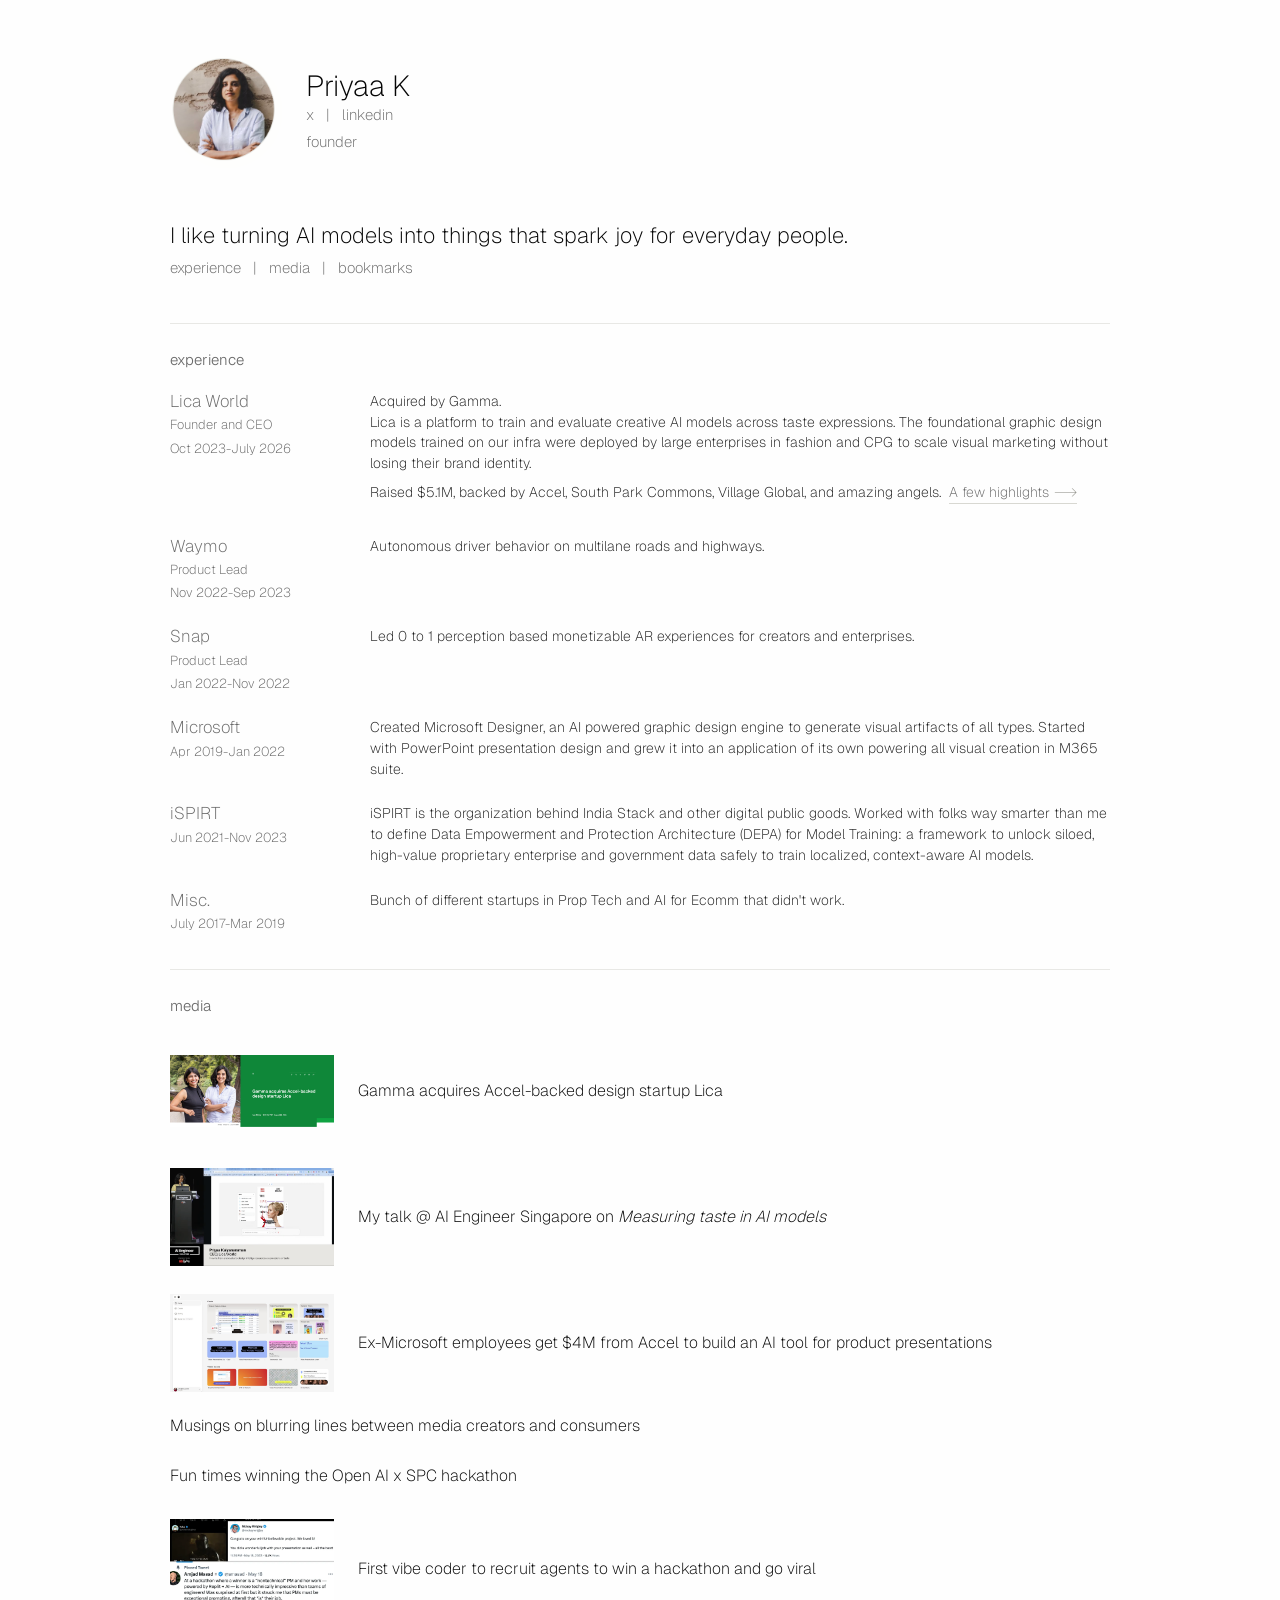
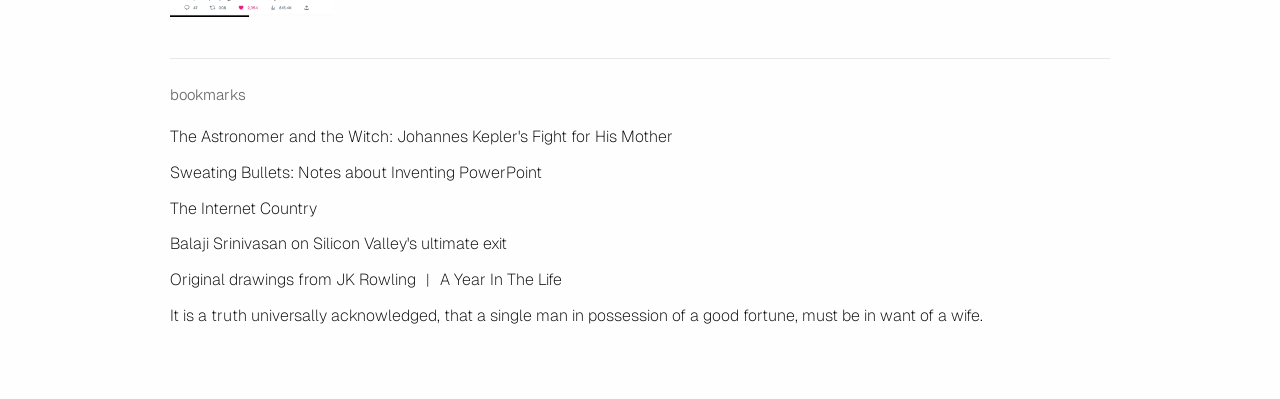
<file: index.html>
<!doctype html>
<html lang="en">
  <head>
    <meta charset="utf-8" />
    <meta name="viewport" content="width=device-width, initial-scale=1" />
    <title>Priyaa</title>
    <meta
      name="description"
      content="Priyaa K. Founder working on AI models that spark joy for everyday people."
    />
    <link rel="icon" href="favicon.svg" type="image/svg+xml" />
    <link rel="stylesheet" href="styles.css" />
  </head>
  <body>
    <main class="page-shell">
      <header class="masthead">
        <img class="profile-photo" src="assets/profile.png" alt="Priyaa K" />
        <div class="identity">
          <h1>Priyaa K</h1>
          <nav class="socials" aria-label="social links">
            <a href="https://x.com/pritopian">x</a>
            <span>|</span>
            <a href="https://www.linkedin.com/in/priyaak">linkedin</a>
          </nav>
          <p>founder</p>
        </div>
      </header>

      <section class="hero" aria-label="intro">
        <p>I like turning AI models into things that spark joy for everyday people.</p>
        <nav class="jump-links" aria-label="section links">
          <a href="#experience">experience</a>
          <span>|</span>
          <a href="#media">media</a>
          <span>|</span>
          <a href="#bookmarks">bookmarks</a>
        </nav>
      </section>

      <section id="experience" class="section-block">
        <h2>experience</h2>
        <div class="experience-list">
          <article class="experience-item">
            <div class="experience-meta">
              <h3><a href="https://lica.world/">Lica World</a></h3>
              <p>Founder and CEO</p>
              <p>Oct 2023-July 2026</p>
            </div>
            <div class="experience-content">
              <p>
                <a href="https://techcrunch.com/2026/08/25/gamma-acquires-accel-backed-design-startup-lica/">
                  Acquired by Gamma.
                </a>
                <br />
                Lica is a platform to train and evaluate creative AI models across taste expressions.
                The foundational graphic design models trained on our infra were deployed by large
                enterprises in fashion and CPG to scale visual marketing without losing their brand
                identity.
              </p>
              <p>
                Raised $5.1M, backed by Accel, South Park Commons, Village Global, and amazing angels.
                <button
                  class="highlights-trigger"
                  type="button"
                  aria-expanded="false"
                  aria-controls="lica-highlights"
                >
                  A few highlights
                </button>
              </p>
              <div class="highlights" id="lica-highlights">
                <ul>
                  <li>
                    Built the largest graphic design dataset of 1.5 Million+ layered compositions across
                    presentations, posters, social media, and other design formats.
                    <a href="https://x.com/pritopian/status/2035026611540746746">post</a>
                    <span>|</span>
                    <a href="https://arxiv.org/pdf/2603.16098v1">arxiv</a>
                  </li>
                  <li>
                    Trained in-house graphic design models that generated structured, editable
                    objects rather than flattened PNGs, enabling layer-level control and iteration.
                    <a href="https://x.com/pritopian/status/2037167928114896987">x</a>
                  </li>
                  <li>
                    Deployed agentic systems tuned for large ecomm brands in fashion and CPG, with
                    dynamic token allocation and routing across open- and closed-source models to
                    automate creative production at scale.
                  </li>
                  <li>
                    Published Graphic Design Bench (GDB), the first benchmark evaluating frontier models
                    on real-world design tasks drawn from professional creative workflows in
                    enterprises.
                    <a href="https://lica.world/blog/gdb-real-world-benchmark-for-graphic-design">blog</a>
                    <span>|</span>
                    <a href="https://github.com/lica-world/GDB">github</a>
                  </li>
                </ul>
              </div>
            </div>
          </article>

          <article class="experience-item">
            <div class="experience-meta">
              <h3>Waymo</h3>
              <p>Product Lead</p>
              <p>Nov 2022-Sep 2023</p>
            </div>
            <p>Autonomous driver behavior on multilane roads and highways.</p>
          </article>

          <article class="experience-item">
            <div class="experience-meta">
              <h3>Snap</h3>
              <p>Product Lead</p>
              <p>Jan 2022-Nov 2022</p>
            </div>
            <p>Led 0 to 1 perception based monetizable AR experiences for creators and enterprises.</p>
          </article>

          <article class="experience-item">
            <div class="experience-meta">
              <h3>Microsoft</h3>
              <p>Apr 2019-Jan 2022</p>
            </div>
            <p>
              Created Microsoft Designer, an AI powered graphic design engine to generate visual
              artifacts of all types. Started
              with PowerPoint presentation design and grew it into an application of its own powering
              all visual creation in M365 suite.
            </p>
          </article>

          <article class="experience-item">
            <div class="experience-meta">
              <h3>iSPIRT</h3>
              <p>Jun 2021-Nov 2023</p>
            </div>
            <p>
              iSPIRT is the organization behind India Stack and other digital public goods. Worked
              with folks way smarter than me to define Data Empowerment and Protection Architecture
              (DEPA) for Model Training: a framework to unlock siloed, high-value proprietary
              enterprise and government data safely to train localized, context-aware AI models.
            </p>
          </article>

          <article class="experience-item">
            <div class="experience-meta">
              <h3>Misc.</h3>
              <p>July 2017-Mar 2019</p>
            </div>
            <p>Bunch of different startups in Prop Tech and AI for Ecomm that didn't work.</p>
          </article>
        </div>
      </section>

      <section id="media" class="section-block">
        <h2>media</h2>
        <div class="media-list">
          <article class="media-item media-item--article">
            <a href="https://techcrunch.com/2026/08/25/gamma-acquires-accel-backed-design-startup-lica/">
              <img src="assets/lica-gamma-article-screenshot.jpg" alt="" />
            </a>
            <span>
              <a href="https://www.gamma.app">Gamma</a>
              <a href="https://techcrunch.com/2026/08/25/gamma-acquires-accel-backed-design-startup-lica/">
                acquires Accel-backed design startup Lica
              </a>
            </span>
          </article>

          <a
            class="media-item"
            href="https://www.youtube.com/watch?v=m12vGjfbNlo&t=27241s"
          >
            <img src="assets/talk-thumbnail.png" alt="" />
            <span>
              My talk @ AI Engineer Singapore on
              <em>Measuring taste in AI models</em>
            </span>
          </a>

          <a
            class="media-item"
            href="https://techcrunch.com/2024/12/03/ex-microsoft-employees-get-4m-from-accel-to-build-an-ai-tool-for-product-presentations/"
          >
            <img src="assets/techcrunch-thumbnail.jpeg" alt="" />
            <span>Ex-Microsoft employees get $4M from Accel to build an AI tool for product presentations</span>
          </a>

          <article class="embed-item">
            <p class="embed-title">Musings on blurring lines between media creators and consumers</p>
            <blockquote class="twitter-tweet" data-dnt="true">
              <a href="https://x.com/gopalkraman/status/2047759199778849010"></a>
            </blockquote>
          </article>

          <article class="embed-item">
            <p class="embed-title">Fun times winning the Open AI x SPC hackathon</p>
            <blockquote class="twitter-tweet" data-dnt="true">
              <a href="https://x.com/JPBrebner/status/1765093057199042590/video/1"></a>
            </blockquote>
          </article>

          <a
            class="media-item"
            href="https://pritopian.substack.com/p/building-an-end-to-end-product-with-replit-ai"
          >
            <img src="assets/vibecoder-thumbnail.png" alt="" />
            <span>First vibe coder to recruit agents to win a hackathon and go viral</span>
          </a>
        </div>
      </section>

      <section id="bookmarks" class="section-block">
        <h2>bookmarks</h2>
        <div class="bookmark-list">
          <a href="https://www.themarginalian.org/2019/12/26/katharina-kepler-witchcraft-dream/">
            The Astronomer and the Witch: Johannes Kepler's Fight for His Mother
          </a>
          <a href="https://www.robertgaskins.com/powerpoint-history/sweating-bullets/gaskins-sweating-bullets-webpdf-isbn-9780985142414.pdf">
            Sweating Bullets: Notes about Inventing PowerPoint
          </a>
          <a href="https://www.tigerfeathers.in/p/the-internet-country">The Internet Country</a>
          <a href="https://www.youtube.com/watch?v=n1kfVAX7WGU">
            Balaji Srinivasan on Silicon Valley's ultimate exit
          </a>
          <p class="bookmark-pair">
            <a href="https://www.harrypotterfanzone.com/jk-rowling-sketches/">
              Original drawings from JK Rowling
            </a>
            <span>|</span>
            <a href="https://www.youtube.com/watch?v=p6-6zaa4NI4">A Year In The Life</a>
          </p>
          <a href="https://www.gutenberg.org/files/1342/1342-h/1342-h.htm#page_1">
            It is a truth universally acknowledged, that a single man in possession of a good
            fortune, must be in want of a wife.
          </a>
        </div>
      </section>
    </main>
    <script>
      document.querySelectorAll(".experience-content").forEach((section) => {
        const trigger = section.querySelector(".highlights-trigger");
        const panel = section.querySelector(".highlights");

        if (!trigger || !panel) {
          return;
        }

        const setOpen = (open) => {
          section.classList.toggle("is-highlights-open", open);
          trigger.setAttribute("aria-expanded", String(open));
        };

        trigger.addEventListener("click", () => {
          const pinned = section.dataset.highlightsPinned === "true";
          section.dataset.highlightsPinned = pinned ? "false" : "true";
          setOpen(!pinned);
        });

        trigger.addEventListener("mouseenter", () => setOpen(true));
        trigger.addEventListener("focus", () => setOpen(true));

        section.addEventListener("mouseleave", () => {
          if (section.dataset.highlightsPinned !== "true") {
            setOpen(false);
          }
        });
      });
    </script>
    <script async src="https://platform.twitter.com/widgets.js" charset="utf-8"></script>
  </body>
</html>
</file>
<file: styles.css>
@import url("https://fonts.googleapis.com/css2?family=Geist:wght@200;300;400;500&display=swap");

:root {
  --bg: #fefefe;
  --text: #050505;
  --muted: #696969;
  --line: #e8e8e5;
  --hover: #006b5f;
}

* {
  box-sizing: border-box;
}

html {
  scroll-behavior: smooth;
}

body {
  margin: 0;
  background: var(--bg);
  color: var(--text);
  font-family: "Geist", "Helvetica Neue", Helvetica, Arial, sans-serif;
  font-stretch: normal;
  font-size: 15px;
  font-weight: 200;
  line-height: 1.48;
  letter-spacing: 0;
}

a {
  color: inherit;
  text-decoration: none;
  transition: color 160ms ease;
}

a:hover,
a:focus-visible {
  color: var(--hover);
}

img {
  display: block;
  max-width: 100%;
}

.page-shell {
  width: min(100% - 44px, 940px);
  margin: 0 auto;
  padding: 56px 0 72px;
}

.masthead {
  display: flex;
  align-items: center;
  gap: 24px;
  margin-bottom: 54px;
}

.profile-photo {
  width: 112px;
  height: 112px;
  border-radius: 999px;
  object-fit: cover;
}

.identity h1 {
  margin: 0 0 2px;
  font-size: clamp(23px, 2.6vw, 29px);
  font-weight: 200;
  line-height: 1.08;
}

.identity p,
.socials,
.jump-links,
.section-block h2,
.experience-meta p {
  color: var(--muted);
}

.identity p {
  margin: 4px 0 0;
  font-size: 15px;
}

.socials,
.jump-links {
  display: flex;
  gap: 12px;
  align-items: center;
  font-size: 15px;
}

.hero {
  margin-bottom: 44px;
}

.hero p {
  max-width: none;
  margin: 0 0 8px;
  font-size: clamp(18px, 2vw, 22px);
  font-weight: 200;
  line-height: 1.22;
  white-space: nowrap;
}

.jump-links {
  font-size: 15px;
}

.section-block {
  border-top: 1px solid var(--line);
  padding-top: 28px;
  margin-top: 36px;
  scroll-margin-top: 28px;
}

.section-block h2 {
  margin: 0 0 24px;
  font-size: 15px;
  font-weight: 300;
  line-height: 1;
}

.experience-list {
  display: grid;
  gap: 24px;
}

.experience-item {
  display: grid;
  grid-template-columns: 170px 1fr;
  gap: 30px;
}

.experience-meta h3 {
  margin: 0;
  color: var(--muted);
  font-size: 17px;
  font-weight: 200;
  line-height: 1.2;
}

.experience-meta p {
  margin: 4px 0 0;
  font-size: 13px;
}

.experience-content {
  display: grid;
  gap: 8px;
  max-width: 860px;
}

.experience-item > p,
.experience-content > p {
  margin: 0;
  max-width: 860px;
  color: #1d1d1d;
  font-size: 14px;
}

.highlights {
  max-height: 0;
  overflow: hidden;
  color: #73736d;
  font-size: 14px;
  opacity: 0;
  transform: translateY(-2px);
  transition:
    max-height 220ms ease,
    opacity 180ms ease,
    transform 180ms ease;
}

.experience-content.is-highlights-open .highlights,
.experience-content:focus-within .highlights {
  max-height: 560px;
  opacity: 1;
  transform: translateY(0);
}

.highlights-trigger {
  appearance: none;
  display: inline-flex;
  align-items: baseline;
  gap: 5px;
  width: fit-content;
  margin: 0 0 0 4px;
  padding: 0;
  border: 0;
  border-bottom: 1px solid #d8d8d2;
  background: transparent;
  color: var(--muted);
  cursor: pointer;
  font: inherit;
  font-size: inherit;
  font-weight: 200;
  letter-spacing: 0;
  line-height: inherit;
  text-align: left;
}

.highlights-trigger::after {
  content: "-->";
  color: #9a9a93;
  font-size: 13px;
  line-height: 1;
}

.highlights-trigger[aria-expanded="true"]::after {
  content: "-->";
}

.highlights-trigger:hover,
.highlights-trigger:focus-visible {
  color: var(--hover);
  outline: none;
}

.highlights ul {
  display: grid;
  gap: 9px;
  list-style: none;
  margin: 12px 0 0;
  padding-left: 0;
}

.highlights li {
  position: relative;
  padding-left: 16px;
}

.highlights li::before {
  content: "";
  position: absolute;
  top: 0.72em;
  left: 1px;
  width: 4px;
  height: 4px;
  border-radius: 999px;
  background: #d0d0ca;
}

.highlights a {
  color: #7f7f78;
  text-decoration: underline;
  text-decoration-color: #d8d8d2;
  text-underline-offset: 3px;
}

.highlights a:hover,
.highlights a:focus-visible {
  color: var(--hover);
}

.media-list {
  display: grid;
  gap: 18px;
}

.media-item {
  display: grid;
  grid-template-columns: 164px 1fr;
  gap: 24px;
  align-items: center;
  min-height: 108px;
}

.media-item img {
  width: 164px;
  height: 98px;
  object-fit: cover;
  filter: saturate(0.94);
}

.media-item--article img {
  aspect-ratio: auto;
  height: auto;
  object-fit: contain;
}

.media-item span,
.text-link,
.bookmark-list a {
  font-size: 16px;
  font-weight: 200;
  line-height: 1.35;
}

.media-item em {
  font-style: italic;
  font-weight: inherit;
}

.text-link {
  display: block;
  width: fit-content;
}

.embed-item {
  display: grid;
  gap: 10px;
}

.embed-title {
  margin: 0;
  font-size: 16px;
  font-weight: 200;
  line-height: 1.35;
}

.embed-item .twitter-tweet {
  margin: 0 !important;
}

.bookmark-list {
  display: grid;
  gap: 14px;
}

.bookmark-list a {
  width: fit-content;
}

.bookmark-pair {
  display: flex;
  gap: 10px;
  margin: 0;
}

@media (max-width: 720px) {
  body {
    font-size: 16px;
  }

  .page-shell {
    width: min(100% - 30px, 1120px);
    padding: 30px 0 52px;
  }

  .masthead {
    gap: 16px;
    margin-bottom: 38px;
  }

  .profile-photo {
    width: 92px;
    height: 92px;
  }

  .identity h1 {
    font-size: 24px;
  }

  .identity p,
  .socials {
    font-size: 15px;
  }

  .hero {
    margin-bottom: 36px;
  }

  .hero p {
    font-size: 19px;
    white-space: normal;
  }

  .experience-item,
  .media-item {
    grid-template-columns: 1fr;
    gap: 10px;
  }

  .experience-list {
    gap: 24px;
  }

  .experience-meta h3,
  .media-item span,
  .text-link,
  .bookmark-list a {
    font-size: 16px;
  }

  .media-item span {
    order: -1;
  }

  .experience-meta p {
    font-size: 13px;
  }

  .experience-item > p,
  .experience-content > p,
  .highlights {
    font-size: 15px;
  }

  .media-item {
    align-items: start;
    min-height: 0;
  }

  .media-item img {
    width: min(100%, 320px);
    height: auto;
    aspect-ratio: 16 / 10;
  }

  .media-item--article img {
    aspect-ratio: auto;
  }

}
</file>
